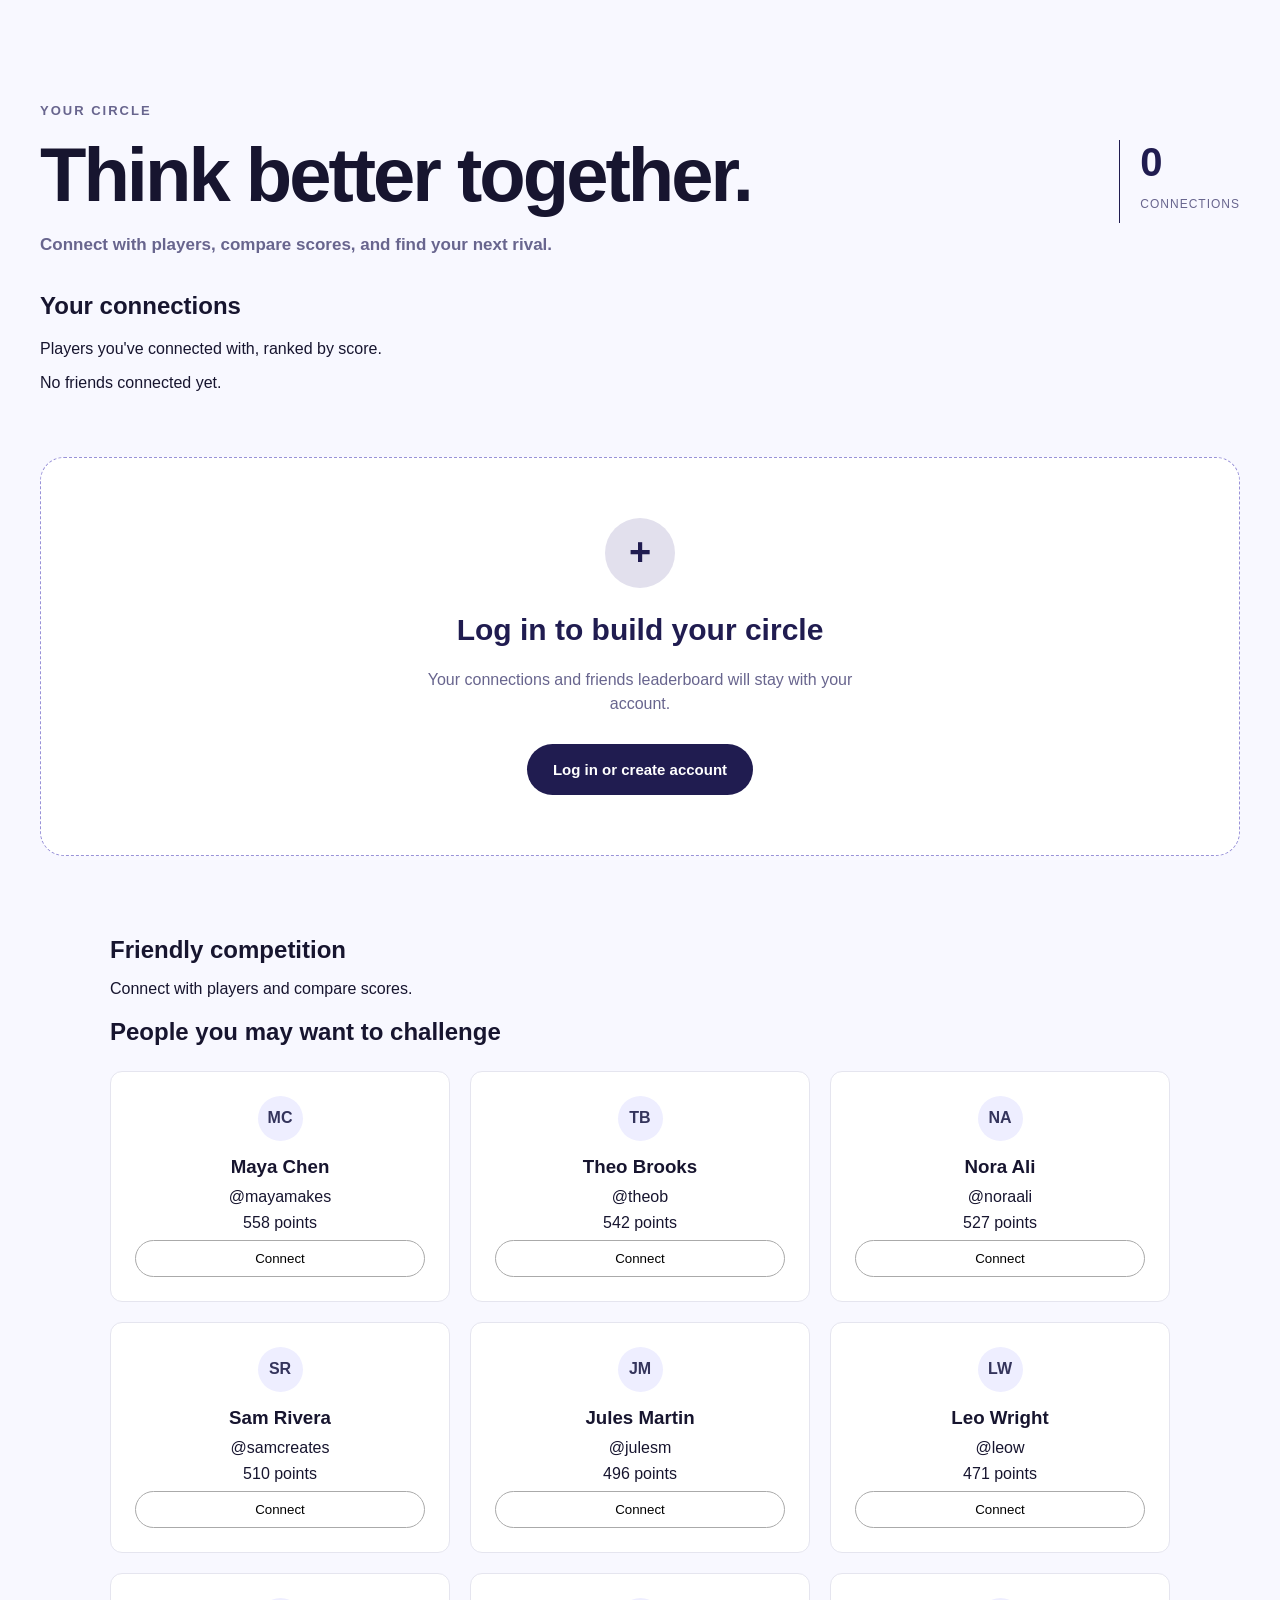
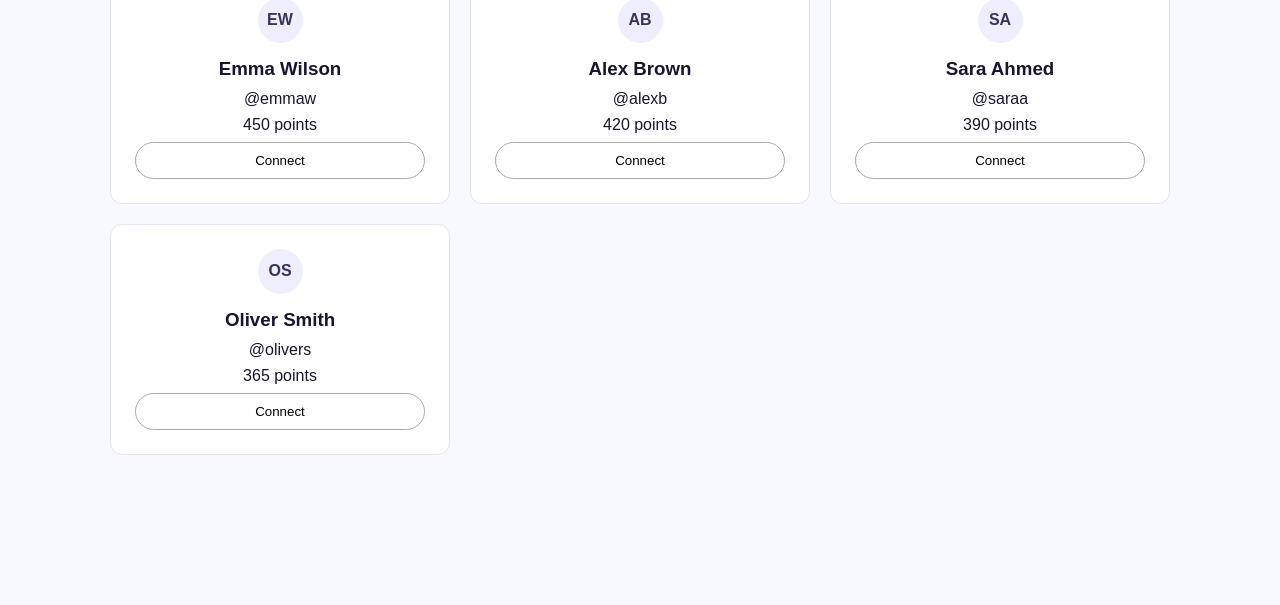
<file: friends.html>
<!DOCTYPE html>
<html lang="en">

<head>
    <meta charset="UTF-8">
    <meta name="viewport" content="width=device-width, initial-scale=1.0">

    <title>Friends | BrainRush</title>

    <link rel="stylesheet" href="css/friends/friends.css">
    <script src="css/friends/friends.js" defer></script>
</head>

<body>

<main>
    <div class="friends-header">
        <section class="friends-section">
            <p>Your circle</p>

            <h1>Think better together.</h1>

            <p>
                Connect with players, compare scores,
                and find your next rival.
            </p>
        </section>

        <div class="connections-count">
            <span id="friend-count">0</span>
            <p>CONNECTIONS</p>
        </div>
    </div>

    <!-- Connected friends leaderboard -->
    <section class="connected-section">
        <h2>Your connections</h2>

        <p>
            Players you've connected with,
            ranked by score.
        </p>

        <div
            id="connected-friends-list"
            class="connected-friends-list"
        >
            <p>No friends connected yet.</p>
        </div>
    </section>

    <!-- Login section -->
    <section class="connections-section">
        <div class="friends-card">
            <div class="plus-icon" aria-hidden="true">+</div>

            <h2>Log in to build your circle</h2>

            <p>
                Your connections and friends leaderboard
                will stay with your account.
            </p>

            <button type="button" id="login-button">
                Log in or create account
            </button>
        </div>
    </section>

    <!-- Players section -->
    <section class="players-section">
        <h2>Friendly competition</h2>

        <p>
            Connect with players and compare scores.
        </p>

        <h2>People you may want to challenge</h2>

        <div id="friends-list" class="friends-grid"></div>
    </section>
</main>

</body>
</html>
</file>
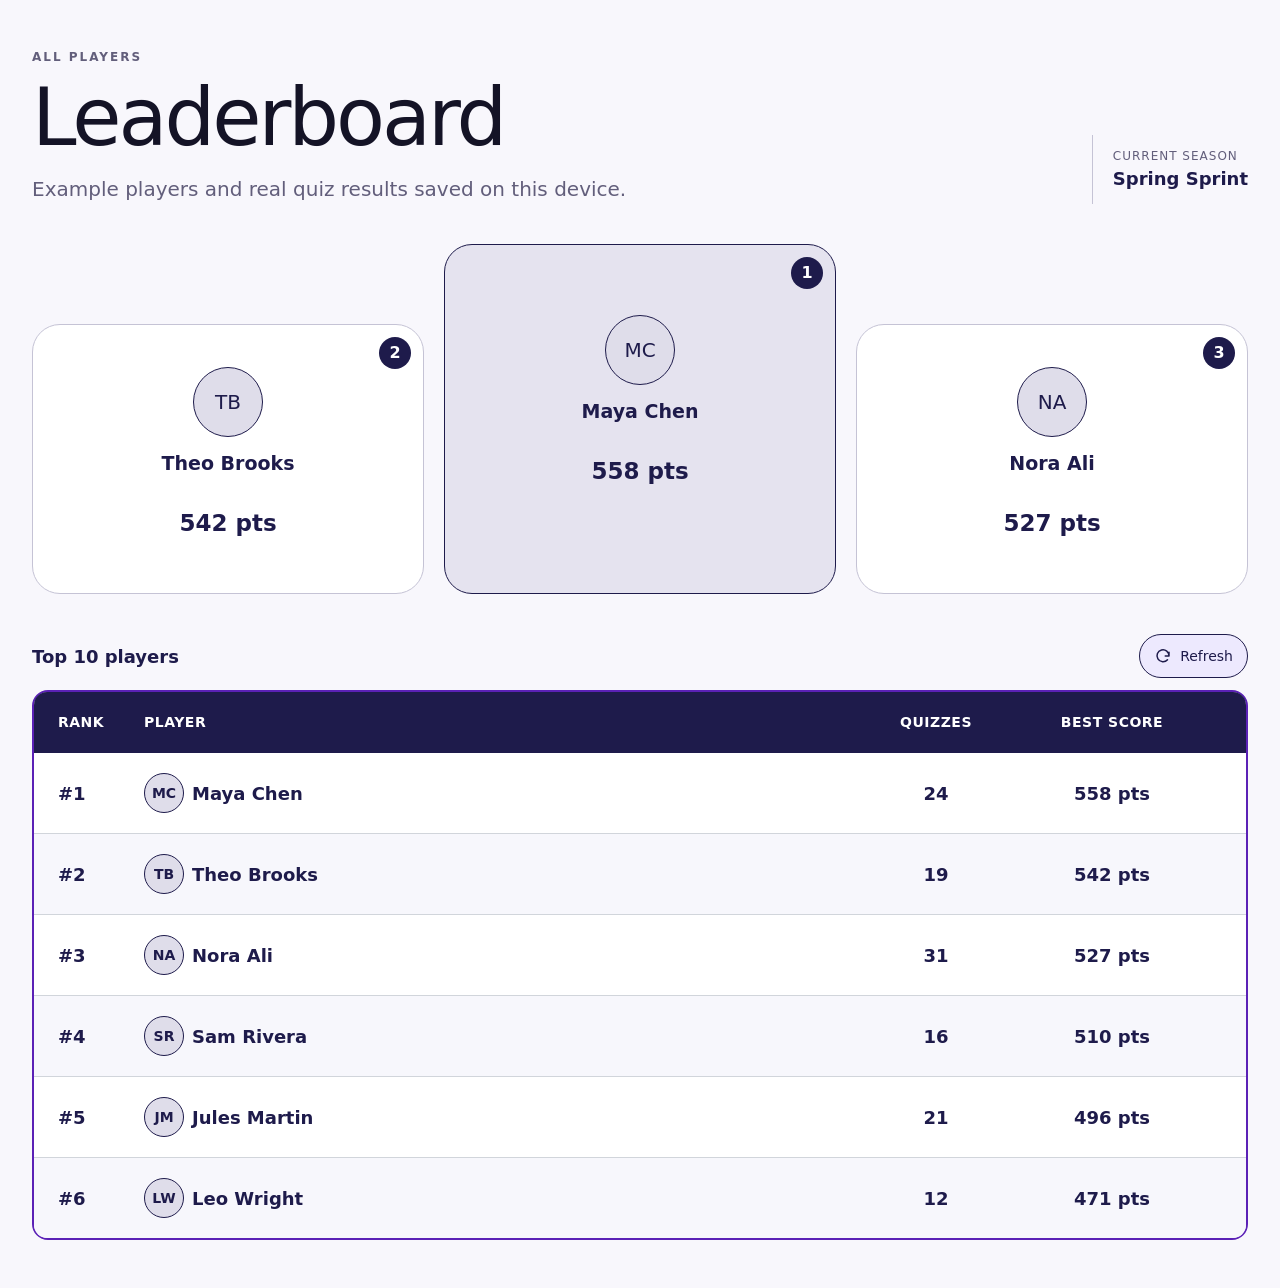
<file: leaderboard.html>
<!DOCTYPE html>
<html lang="en">

<head>
    <meta charset="UTF-8">
    <meta name="viewport" content="width=device-width, initial-scale=1.0">
    <link rel="stylesheet" href="styles.css">
    <script type="module" src="js/Leaderboard/script.js"></script>
    <title>BrainRush – Leaderboard</title>
</head>

<body>
    <main>
        <section class="leaderboard-intro">
            <div>
                <p class="players">All players</p>
                <h1>Leaderboard</h1>
                <p class="intro">
                    Example players and real quiz results saved on this device.
                </p>
            </div>

            <div class="season">
                <p>Current Season</p>
                <strong>Spring Sprint</strong>
            </div>
        </section>

        <section id="leaderboard-podium" class="podium" aria-label="Top three players">
        </section>

        <p id="leaderboard-empty" class="leaderboard-message" hidden>
            No saved scores yet. Finish a quiz to appear here.
        </p>

        <p id="leaderboard-status" class="leaderboard-message" role="status">
        </p>

        <div class="leaderboard-toolbar">
            <h2 id="leaderboard-title">Top 10 players</h2>

            <button id="refresh-button" class="reload-button" type="button" aria-label="Refresh leaderboard">
                <svg viewBox="0 0 24 24" aria-hidden="true">
                    <path d="M20 7v5h-5M20 12a8 8 0 1 0-2 5" />
                </svg>
                <span>Refresh</span>
            </button>
        </div>

        <div class="leaderboard" role="table" aria-labelledby="leaderboard-title">

            <div class="leaderboard-row leaderboard-heading" role="row">
                <span role="columnheader">Rank</span>
                <span role="columnheader">Player</span>
                <span role="columnheader">Quizzes</span>
                <span role="columnheader">Best Score</span>
            </div>

            <div id="leaderboard-body" role="rowgroup"></div>
        </div>
    </main>
</body>

</html>
</file>
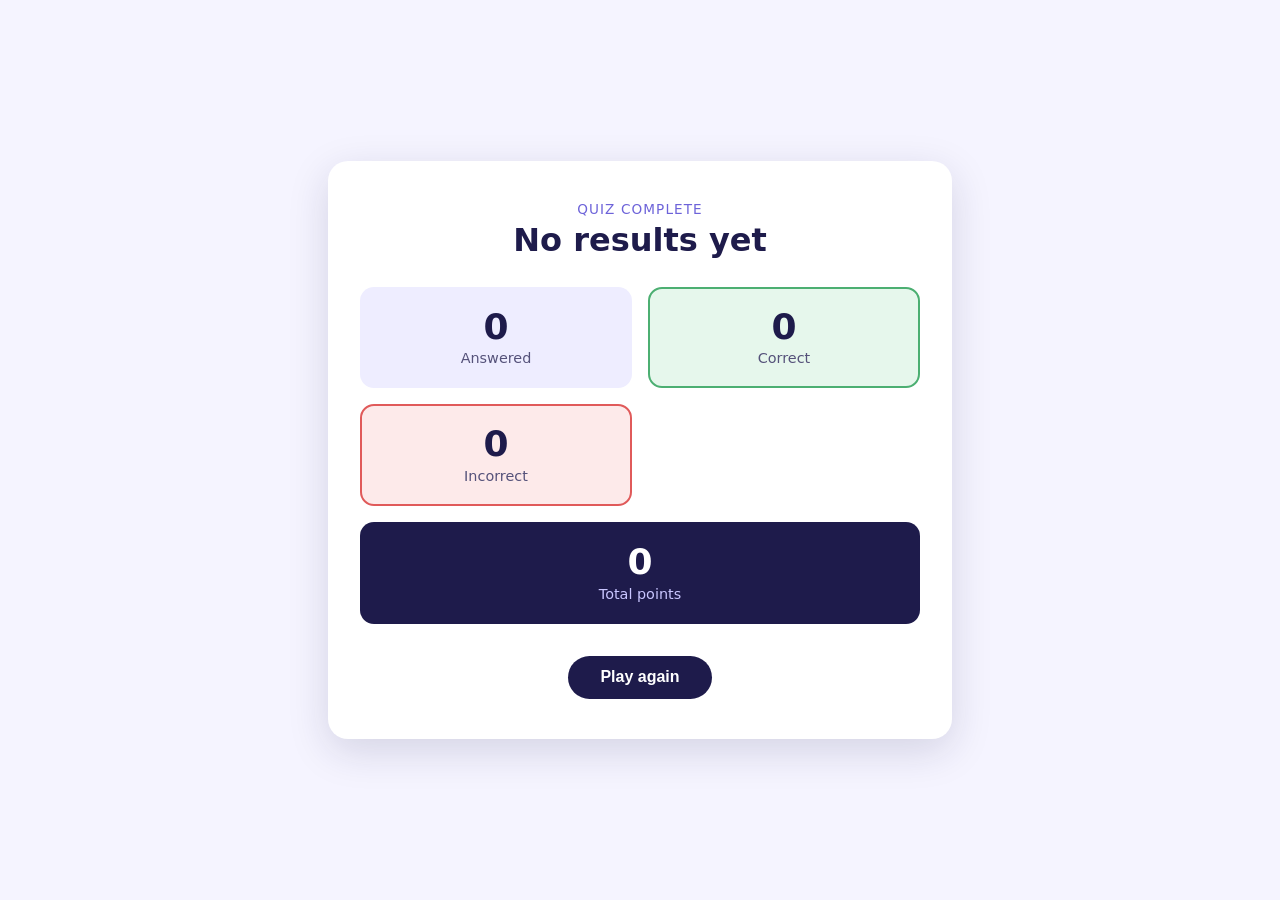
<file: results.html>
<!DOCTYPE html>
<html lang="en">
<head>
    <meta charset="UTF-8" />
    <meta name="viewport" content="width=device-width, initial-scale=1.0" />
    <link rel="stylesheet" href="css/results.css" />
    <title>Results</title>
</head>
<body>
    <main class="results">
        <p class="results-label">Quiz complete</p>
        <h1>Your results</h1>

        <div class="results-grid">
            <div class="result-card">
                <span class="result-number" id="answered">0</span>
                <span class="result-text">Answered</span>
            </div>
            <div class="result-card correct">
                <span class="result-number" id="correct">0</span>
                <span class="result-text">Correct</span>
            </div>
            <div class="result-card incorrect">
                <span class="result-number" id="incorrect">0</span>
                <span class="result-text">Incorrect</span>
            </div>
            <div class="result-card points">
                <span class="result-number" id="points">0</span>
                <span class="result-text">Total points</span>
            </div>
        </div>

        <button class="results-button" id="playAgain">Play again</button>
    </main>
    <script src="js/showResults.js"></script>
</body>
</html>
</file>
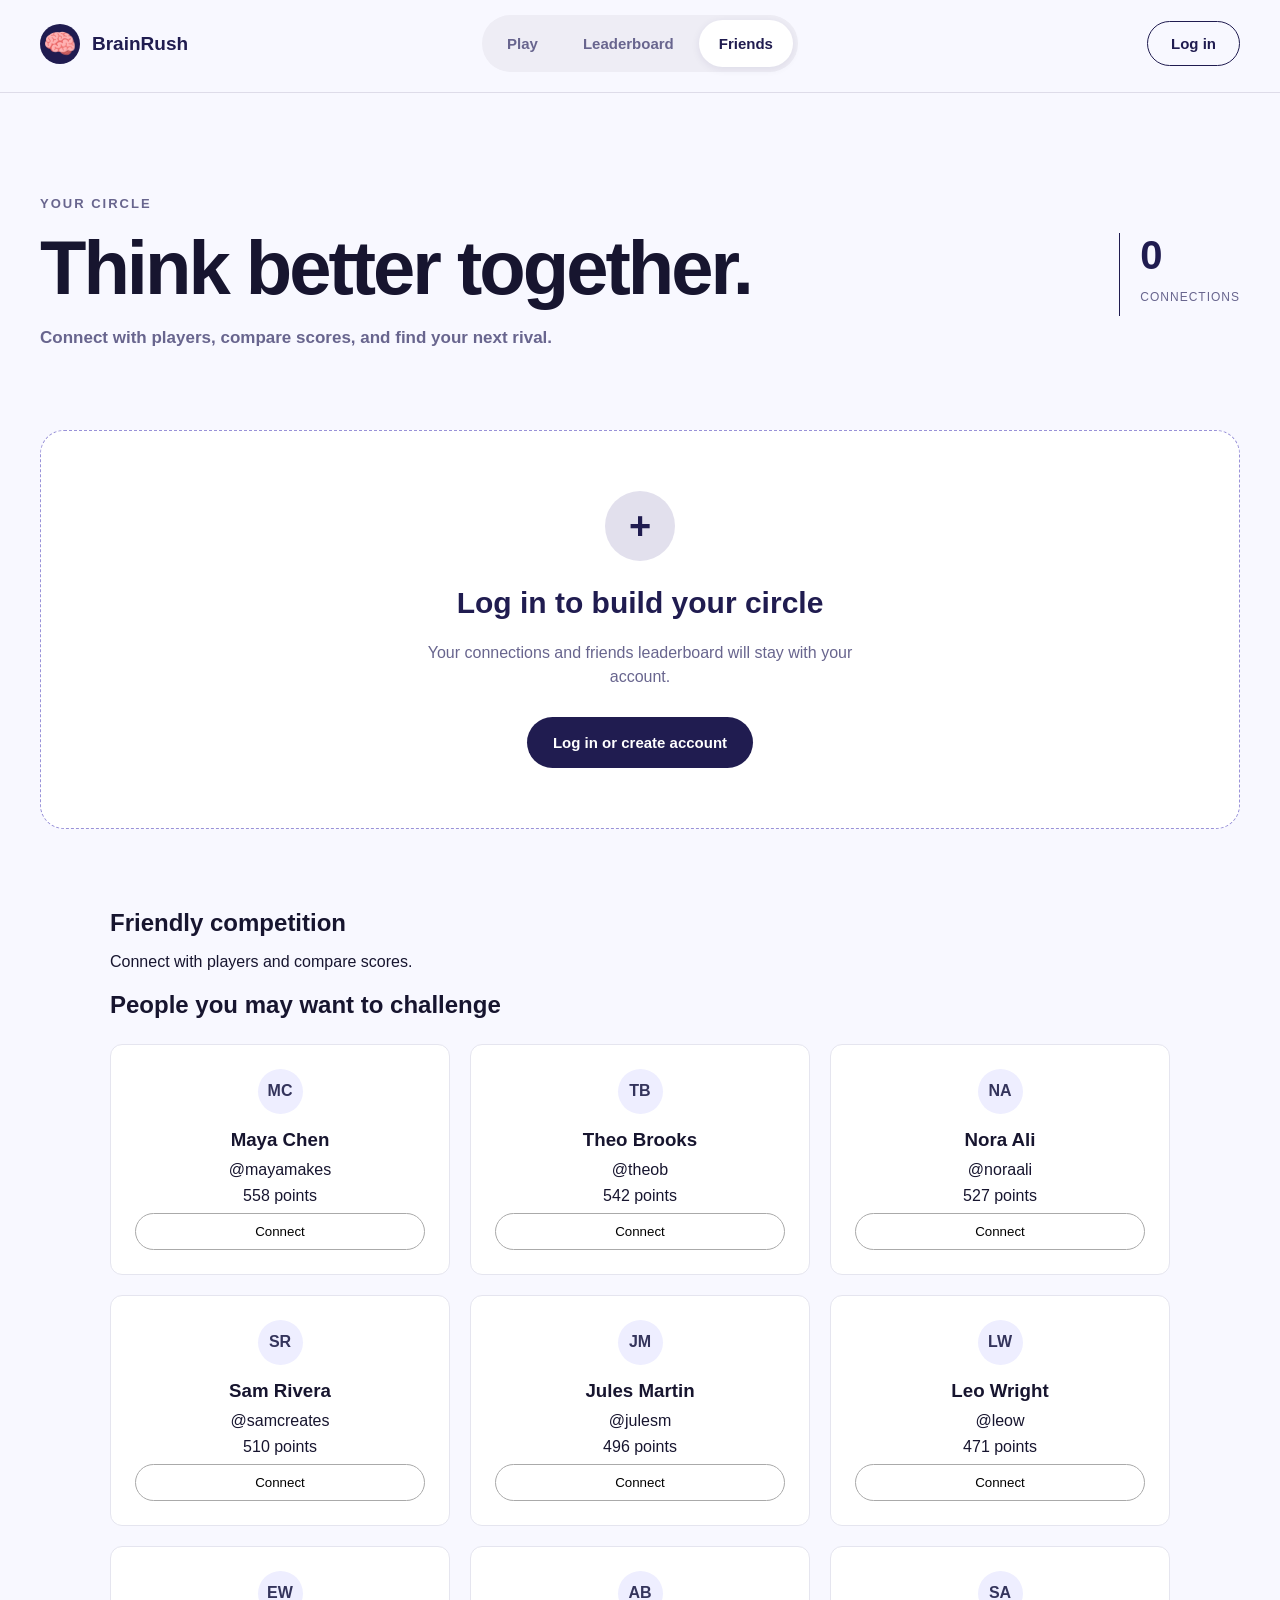
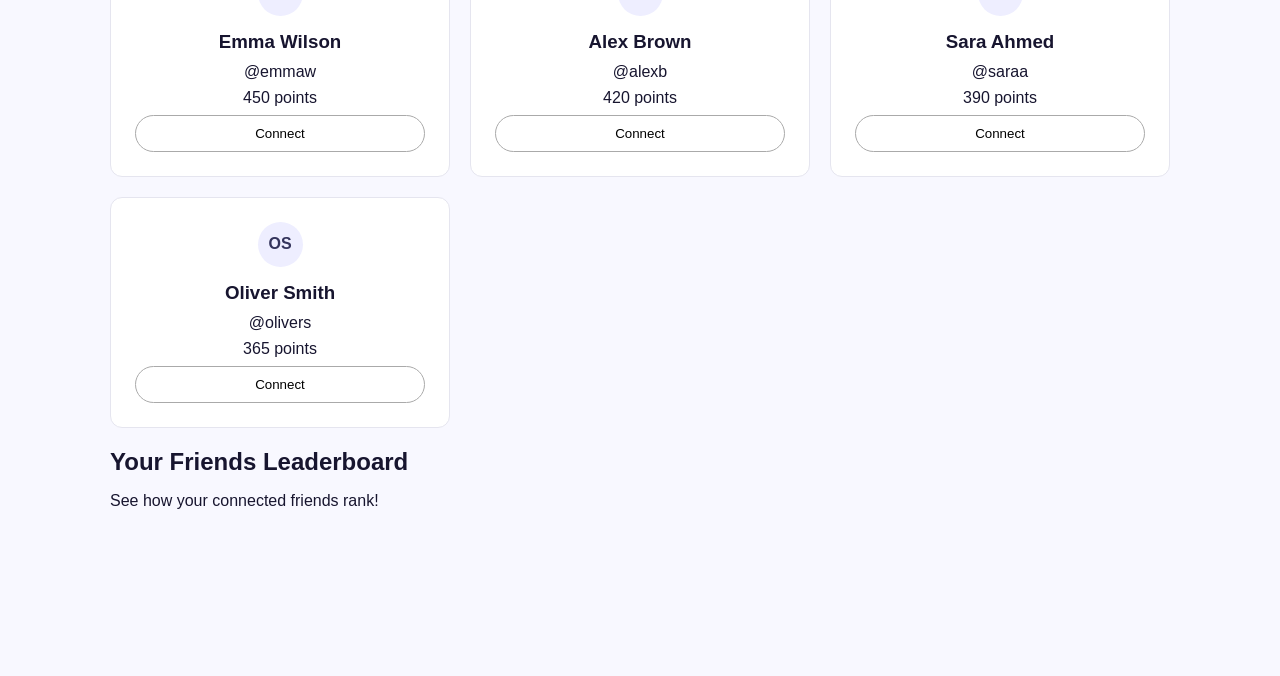
<file: friends/friends.html>
<!DOCTYPE html>
<html lang="en">
<head>
    <meta charset="UTF-8">
    <meta name="viewport" content="width=device-width, initial-scale=1.0">
    <title>Friends | BrainRush</title>
    <link rel="stylesheet" href="friends.css">
</head>
<script src="friends.js" defer></script>
<body>
<header class="site-header">
    <a href="../index.html" class="logo">
        <span class="logo-icon" aria-hidden="true">🧠</span>
        <span>BrainRush</span>
    </a>

    <nav class="navbar" aria-label="Main navigation">
        <a href="../index.html">Play</a>
        <a href="../leaderboard/leaderboard.html">
            Leaderboard
        </a>
        <a href="friends.html" class="active" aria-current="page">
            Friends
        </a>
    </nav>

    <button type="button" class="nav-login" id="nav-login-button">
        Log in
    </button>
</header>
<main>
    <div class="friends-header">
        <section class="friends-section">
            <p>Your circle</p>
            <h1>Think better together.</h1>
            <p>
                Connect with players, compare scores,
                and find your next rival.
            </p>
        </section>

        <div class="connections-count">
            <span id="friend-count">0</span>
            <p>CONNECTIONS</p>
        </div>
    </div>

    <section class="connections-section">
        <div class="friends-card">
            <div class="plus-icon" aria-hidden="true">+</div>

            <h2>Log in to build your circle</h2>

            <p>
                Your connections and friends leaderboard
                will stay with your account.
            </p>

            <button type="button" id="login-button">
                Log in or create account
            </button>
        </div>
    </section>
    <section class="players-section">
        <h2>Friendly competition</h2>
        <p>Connect with players and compare scores.</p>

        <h2>People you may want to challenge</h2>
        <div id="friends-list" class="friends-grid"></div>

<section class="friends-leaderboard">
    <h2>Your Friends Leaderboard</h2>
    <p>See how your connected friends rank!</p>

    <div id="connected-friends-list"></div>
</section>
    </section>
</main>
</body>
</html>
</file>
<file: css/friends/friends.css>
/* Grundinställningar */
* {
    box-sizing: border-box;
}

body {
    margin: 0;
    font-family: Arial, sans-serif;
    background-color: #f8f8ff;
    color: #17152f;
}

/* Sidans innehåll */
main {
    max-width: 1400px;
    margin: 0 auto;
    padding: 90px 40px;
}

/* Rubriksektionen */
.friends-section > p:first-child {
    color: #68658e;
    font-size: 13px;
    font-weight: bold;
    letter-spacing: 2px;
    text-transform: uppercase;
}

.friends-section h1 {
    font-size: clamp(36px, 6vw, 76px);
    letter-spacing: -3px;
    margin: 12px 0;
}

.friends-section > p:last-child {
    color: #68658e;
    font-size: 17px;
    font-weight: 600;
}

/* Connections */
.connections-count {
    text-align: right;
    margin: 35px 0;
    color: #201c50;
}

#friend-count {
    font-size: 40px;
    font-weight: bold;
}

.connections-count p {
    font-size: 12px;
    letter-spacing: 1px;
    color: #68658e;
}

/* Den stora vita rutan */
.friends-card {
    background-color: white;
    border: 1px dashed #9992d8;
    border-radius: 24px;
    min-height: 390px;
    padding: 60px 20px;
    text-align: center;

    display: flex;
    flex-direction: column;
    align-items: center;
    justify-content: center;
}

/* Plustecknet */
.plus-icon {
    background-color: #e2e0ed;
    color: #201c50;
    width: 70px;
    height: 70px;
    border-radius: 50%;
    display: flex;
    justify-content: center;
    align-items: center;
    font-size: 38px;
    font-weight: bold;
}

/* Text i rutan */
.friends-card h2 {
    font-size: 30px;
    color: #201c50;
    margin-bottom: 5px;
}

.friends-card p {
    color: #68658e;
    max-width: 450px;
    line-height: 1.5;
}

/* Knappen */
#login-button {
    background-color: #201c50;
    color: white;
    border: none;
    border-radius: 30px;
    padding: 17px 26px;
    font-size: 15px;
    font-weight: bold;
    cursor: pointer;
    margin-top: 12px;
}

#login-button:hover {
    background-color: #39346e;
}

#login-button:focus-visible {
    outline: 3px solid #7368d8;
    outline-offset: 4px;
}

/* Surfplatta */
@media (max-width: 900px) {
    main {
        padding: 60px 25px;
    }

    .friends-section h1 {
        letter-spacing: -2px;
    }
}

/* Mobil */
@media (max-width: 600px) {
    main {
        padding: 40px 20px;
    }

    .friends-section h1 {
        letter-spacing: -1px;
    }

    .connections-count {
        text-align: left;
    }

    .friends-card {
        min-height: 350px;
        padding: 40px 20px;
    }

    .friends-card h2 {
        font-size: 24px;
    }
}

/* Rubrik och connections */
.friends-header {
    display: grid;
    grid-template-columns: minmax(0, 1fr) auto;
    align-items: center;
    gap: 30px;
}

.connections-count {
    text-align: left;
    border-left: 1px solid #201c50;
    padding-left: 20px;
    margin: 0;
}

.friends-card {
    margin-top: 65px;
}

/* Surfplatta */
@media (max-width: 900px) {
    .friends-header {
        grid-template-columns: 1fr;
    }

    .connections-count {
        width: fit-content;
    }
}

/* Mobil */
@media (max-width: 600px) {
    .friends-section h1 {
        font-size: 38px;
    }

    .friends-card {
        margin-top: 35px;
    }
}
.site-header {
    max-width: 1400px;
    margin: 0 auto;
    padding: 15px 40px 20px;
    display: grid;
    grid-template-columns: 1fr auto 1fr;
    align-items: center;
    gap: 20px;
    border-bottom: 1px solid #dedce9;
}

.logo {
    display: flex;
    align-items: center;
    gap: 12px;
    text-decoration: none;
    color: #201c50;
    font-size: 19px;
    font-weight: bold;
}

.logo-icon {
    display: flex;
    align-items: center;
    justify-content: center;
    width: 40px;
    height: 40px;
    border-radius: 50%;
    background-color: #201c50;
    color: white;
    font-size: 27px;
}

.navbar {
    display: flex;
    align-items: center;
    gap: 5px;
    padding: 5px;
    background-color: #eeedf5;
    border-radius: 40px;
}

.navbar a {
    padding: 15px 20px;
    border-radius: 30px;
    text-decoration: none;
    color: #68658e;
    font-size: 15px;
    font-weight: bold;
}

.navbar a.active {
    background-color: white;
    color: #201c50;
    box-shadow: 0 2px 8px #201c5015;
}

.nav-login {
    justify-self: end;
    background-color: transparent;
    color: #201c50;
    border: 1px solid #201c50;
    border-radius: 30px;
    padding: 13px 23px;
    font-size: 15px;
    font-weight: bold;
    cursor: pointer;
}

.site-header a:focus-visible,
.nav-login:focus-visible {
    outline: 3px solid #7368d8;
    outline-offset: 4px;
}

@media (max-width: 900px) {
    .site-header {
        grid-template-columns: 1fr auto;
        padding: 15px 25px;
    }

    .navbar {
        grid-column: 1 / -1;
        grid-row: 2;
        justify-self: center;
    }

    .nav-login {
        grid-column: 2;
        grid-row: 1;
    }
}

@media (max-width: 600px) {
    .site-header {
        padding: 15px 20px;
    }

    .navbar a {
        padding: 12px 14px;
        font-size: 13px;
    }
}

/* Friends section */
.players-section {
    max-width: 1100px;
    margin: 40px auto;
    padding: 20px;
}

.players-section h2 {
    margin-bottom: 15px;
}

/* Friends grid */
.friends-grid {
    display: grid;
    grid-template-columns: repeat(3, 1fr);
    gap: 20px;
    margin-top: 25px;
}

/* Friend cards */
.friend-card {
    background: white;
    border: 1px solid #e5e5ef;
    border-radius: 12px;
    padding: 24px;
    text-align: center;
}

.friend-avatar {
    width: 45px;
    height: 45px;
    border-radius: 50%;
    background: #eeeeff;
    color: #34345c;
    display: grid;
    place-items: center;
    margin: 0 auto 15px;
    font-weight: bold;
}

.friend-card h3 {
    margin: 10px 0;
}

.friend-card p {
    margin: 8px 0;
}

/* Connect buttons */
.connect-btn {
    width: 100%;
    padding: 10px;
    border: 1px solid #aaa;
    border-radius: 20px;
    background: white;
    cursor: pointer;
}

.connect-btn:hover {
    background: #f0f0ff;
}

.connect-btn.connected {
    background: #dff5e5;
    color: #287a43;
    border-color: #dff5e5;
}

/* Mobile */
@media (max-width: 650px) {
    .friends-grid {
        grid-template-columns: 1fr;
    }
}

/* Friends Leaderboard */

.friends-leaderboard {
    margin-top: 50px;
    padding: 30px;
    background: white;
    border: 1px solid #e5e5ef;
    border-radius: 20px;
}

.friends-leaderboard h2 {
    color: #201c50;
    margin-bottom: 10px;
}

.friends-leaderboard > p {
    color: #68658e;
}

.leaderboard-row {
    display: grid;
    grid-template-columns: 50px 1fr 1fr auto;
    align-items: center;
    gap: 15px;
    padding: 18px;
    margin-top: 12px;
    border-radius: 12px;
    background: #f8f8ff;
    color: #201c50;
    font-weight: 600;
}

@media (max-width: 600px) {
    .leaderboard-row {
        grid-template-columns: 40px 1fr;
        gap: 8px;
    }
}
</file>
<file: styles.css>
*{
  margin: 0;
  padding: 0;
  box-sizing: border-box;
}

body {
  background-color: #f8f7fc;
  color: #1e1b4b;
  font-family: system-ui, -apple-system, BlinkMacSystemFont, "Segoe UI", sans-serif;
  line-height: 1.5;
}

main {
  width: 100%;
  max-width: 1300px;
  margin: 0 auto;
  padding: 24px 12px;
}

.leaderboard-intro {
  display: flex;
  flex-direction: column;
  align-items: flex-start;
  gap: 20px;
  margin-bottom: 24px;
}

.leaderboard-intro > div { min-width: 0; }
.players {
  margin-bottom: 8px;
  color: #625e7b;
  font-size: 12px;
  font-weight: 600;
  letter-spacing: 2px;
  text-transform: uppercase;
}

.leaderboard-intro h1 {
  margin-bottom: 12px;
  color: #141326;
  font-size: 32px;
  font-weight: 500;
  line-height: 1.1;
  letter-spacing: -1px;
  overflow-wrap: anywhere;
}

.intro { color: #625e7b; font-size: 16px; max-width: 48ch; }
.season { padding-top: 12px; border-top: 1px solid #c5c3d5; }
.season p { color: #625e7b; font-size: 12px; letter-spacing: 1px; text-transform: uppercase; }
.season strong { font-size: 16px; }

.podium {
  display: grid;
  grid-template-columns: minmax(0, 1fr);
  align-items: end;
  gap: 12px;
  margin: 24px 0;
}

.podium-card {
  position: relative;
  min-width: 0;
  padding: 24px 16px;
  border: 1px solid #c5c3d5;
  border-radius: 20px;
  background-color: white;
  text-align: center;
  overflow-wrap: anywhere;
}

.podium-card.first-place { order: -1; background-color: #e5e3ef; border-color: #1e1b4b; }
.rank-badge {
  position: absolute;
  top: 12px;
  right: 12px;
  display: grid;
  place-items: center;
  width: 32px;
  height: 32px;
  border-radius: 50%;
  background-color: #1e1b4b;
  color: white;
  font-weight: 700;
}

.player-avatar, .table-avatar {
  display: grid;
  place-items: center;
  flex-shrink: 0;
  border: 1px solid #1e1b4b;
  border-radius: 50%;
  background-color: #dfddea;
  color: #1e1b4b;
}

.player-avatar { width: 48px; height: 48px; margin: 0 auto 12px; font-size: 16px; }
.podium-card h2 { margin-bottom: 4px; font-size: 18px; }
.player-handle { color: #625e7b; font-size: 13px; overflow-wrap: anywhere; }
.player-points { margin-top: 12px; font-size: 22px; font-weight: 700; }

.leaderboard-toolbar {
  display: flex;
  flex-wrap: wrap;
  justify-content: space-between;
  align-items: center;
  gap: 12px;
  margin: 24px 0 12px;
}

.leaderboard-toolbar h2 { font-size: 18px; }
.leaderboard {
  width: 100%;
  border: 2px solid #5b21b6;
  border-radius: 16px;
  background-color: white;
}

.leaderboard-row {
  display: grid;
  grid-template-columns: 28px minmax(0, 1fr) 46px 68px;
  align-items: center;
  gap: 6px;
  padding: 14px 8px;
  font-size: 13px;
  font-weight: 600;
}

.leaderboard-row > * { min-width: 0; overflow-wrap: anywhere; }
.leaderboard-row > :nth-child(3), .leaderboard-row > :last-child { text-align: center; }
.leaderboard-heading {
  border-radius: 13px 13px 0 0;
  background-color: #1e1b4b;
  color: white;
  font-size: 11px;
  font-weight: 700;
  text-transform: uppercase;
}

.table-player { display: flex; align-items: center; gap: 8px; min-width: 0; }
.table-avatar { display: none; width: 32px; height: 32px; font-size: 11px; }
.table-player-details { min-width: 0; overflow-wrap: anywhere; }
.table-player-name { display: block; font-size: 14px; }
.table-player-handle { display: block; margin-top: 4px; font-size: 12px; font-weight: 500; color: #625e7b; }
#leaderboard-body .leaderboard-row + .leaderboard-row { border-top: 1px solid #d1d5db; }
#leaderboard-body .leaderboard-row:nth-child(even) { background-color: #f7f7fc; }
#leaderboard-body .leaderboard-row:last-child { border-radius: 0 0 13px 13px; }

.reload-button {
  display: inline-flex;
  align-items: center;
  justify-content: center;
  gap: 8px;
  min-width: 44px;
  min-height: 44px;
  padding: 10px 14px;
  border: 1px solid #1e1b4b;
  border-radius: 999px;
  background-color: #ede9fe;
  color: #1e1b4b;
  font: inherit;
  font-size: 14px;
  cursor: pointer;
}

.reload-button svg {
  width: 18px;
  height: 18px;
  flex-shrink: 0;
  fill: none;
  stroke: currentColor;
  stroke-width: 2;
  stroke-linecap: round;
  stroke-linejoin: round;
}

.reload-button:hover { background-color: #1e1b4b; color: white; }
.reload-button:focus-visible { outline: 3px solid #1e1b4b; outline-offset: 3px; }
.podium[hidden], .leaderboard-message[hidden] { display: none; }
.leaderboard-message { margin: 16px 0; }
.leaderboard-message:empty { display: none; }
.visually-hidden { position: absolute; width: 1px; height: 1px; padding: 0; margin: -1px; overflow: hidden; clip-path: inset(50%); white-space: nowrap; border: 0; }

/* Breakpoint 1: larger phones. */
@media (min-width: 480px) {
  main { padding: 32px 20px; }
  .leaderboard-intro h1 { font-size: 40px; }
  .leaderboard-row { grid-template-columns: 36px minmax(0, 1fr) 56px 88px; gap: 8px; padding: 16px 12px; font-size: 14px; }
  .leaderboard-heading { font-size: 12px; }
  .table-avatar { display: grid; }
  .podium-card { padding: 28px 20px; }
}

/* Breakpoint 2: tablets; the podium becomes three columns. */
@media (min-width: 768px) {
  main { padding: 40px 24px; }
  .leaderboard-intro { flex-direction: row; justify-content: space-between; align-items: flex-end; gap: 24px; }
  .leaderboard-intro h1 { font-size: 56px; }
  .season { flex-shrink: 0; border-top: 0; border-left: 1px solid #c5c3d5; padding: 12px 0 12px 20px; }
  .podium { grid-template-columns: repeat(3, minmax(0, 1fr)); gap: 16px; margin: 32px 0; }
  .podium-card { min-height: 250px; padding: 44px 16px 24px; }
  .podium-card.first-place { order: 0; min-height: 300px; padding-top: 64px; }
  .player-avatar { width: 56px; height: 56px; font-size: 18px; }
  .player-points { margin-top: 20px; }
  .leaderboard-row { grid-template-columns: 48px minmax(0, 1fr) 72px 120px; gap: 16px; padding: 18px 16px; font-size: 16px; }
  .leaderboard-heading { font-size: 13px; letter-spacing: .5px; }
  .table-player-name { font-size: 16px; }
}

/* Breakpoint 3: desktop. */
@media (min-width: 1024px) {
  main { padding: 48px 32px; }
  .leaderboard-intro { margin-bottom: 40px; }
  .leaderboard-intro h1 { font-size: 80px; letter-spacing: -3px; }
  .intro { font-size: 20px; }
  .season strong { font-size: 18px; }
  .podium { gap: 20px; margin: 40px 0; }
  .podium-card { min-height: 270px; border-radius: 28px; padding: 42px 24px 32px; }
  .podium-card.first-place { min-height: 350px; padding-top: 70px; }
  .player-avatar { width: 70px; height: 70px; font-size: 20px; }
  .podium-card h2 { font-size: 19px; }
  .player-handle { font-size: 14px; }
  .player-points { font-size: 23px; margin-top: 28px; }
  .leaderboard-row { grid-template-columns: 70px minmax(0, 1fr) 100px 220px; padding: 20px 24px; font-size: 18px; }
  .leaderboard-heading { font-size: 14px; }
  .table-avatar { width: 40px; height: 40px; font-size: 14px; }
  .table-player-name { font-size: 18px; }
  .table-player-handle { font-size: 14px; }
}
</file>
<file: css/results.css>
body {
    margin: 0;
    min-height: 100vh;
    display: flex;
    align-items: center;
    justify-content: center;
    background: #f5f4ff;
    font-family: system-ui, -apple-system, "Segoe UI", sans-serif;
    color: #1e1b4b;
}

.results {
    width: min(92%, 560px);
    padding: 2.5rem 2rem;
    background: #ffffff;
    border-radius: 20px;
    box-shadow: 0 12px 40px rgba(30, 27, 75, 0.15);
    text-align: center;
}

.results-label {
    margin: 0 0 0.25rem;
    font-size: 0.85rem;
    letter-spacing: 0.08em;
    text-transform: uppercase;
    color: #6d63d9;
}

.results h1 {
    margin: 0 0 1.75rem;
    font-size: 2rem;
}

.results-grid {
    display: grid;
    grid-template-columns: repeat(2, 1fr);
    gap: 1rem;
    margin-bottom: 2rem;
}

.result-card {
    display: flex;
    flex-direction: column;
    gap: 0.35rem;
    padding: 1.25rem 0.5rem;
    border-radius: 14px;
    background: #eeedff;
    border: 2px solid transparent;
}

.result-number {
    font-size: 2.25rem;
    font-weight: 700;
    line-height: 1;
}

.result-text {
    font-size: 0.9rem;
    color: #55527a;
}

.result-card.correct {
    background: #e6f7ec;
    border-color: #4caf72;
}

.result-card.incorrect {
    background: #fdeaea;
    border-color: #e05a5a;
}

.result-card.points {
    grid-column: 1 / -1;
    background: #1e1b4b;
    color: #ffffff;
}

.result-card.points .result-text {
    color: #c9c6ff;
}

.results-button {
    /*Removes browsers default settings */
    border: none;
    cursor: pointer;
    font-size: 1rem;

    display: inline-block;
    padding: 0.8rem 2rem;
    border-radius: 999px;
    background: #1e1b4b;
    color: #ffffff;
    text-decoration: none;
    font-weight: 600;
    transition: transform 0.15s ease, background 0.15s ease;
}

.results-button:hover {
    background: #3730a3;
    transform: translateY(-2px);
}

@media (max-width: 420px) {
    .results-grid {
        grid-template-columns: 1fr;
    }
}
</file>
<file: friends/friends.css>
/* Grundinställningar */
* {
    box-sizing: border-box;
}

body {
    margin: 0;
    font-family: Arial, sans-serif;
    background-color: #f8f8ff;
    color: #17152f;
}

/* Sidans innehåll */
main {
    max-width: 1400px;
    margin: 0 auto;
    padding: 90px 40px;
}

/* Rubriksektionen */
.friends-section > p:first-child {
    color: #68658e;
    font-size: 13px;
    font-weight: bold;
    letter-spacing: 2px;
    text-transform: uppercase;
}

.friends-section h1 {
    font-size: clamp(36px, 6vw, 76px);
    letter-spacing: -3px;
    margin: 12px 0;
}

.friends-section > p:last-child {
    color: #68658e;
    font-size: 17px;
    font-weight: 600;
}

/* Connections */
.connections-count {
    text-align: right;
    margin: 35px 0;
    color: #201c50;
}

#friend-count {
    font-size: 40px;
    font-weight: bold;
}

.connections-count p {
    font-size: 12px;
    letter-spacing: 1px;
    color: #68658e;
}

/* Den stora vita rutan */
.friends-card {
    background-color: white;
    border: 1px dashed #9992d8;
    border-radius: 24px;
    min-height: 390px;
    padding: 60px 20px;
    text-align: center;

    display: flex;
    flex-direction: column;
    align-items: center;
    justify-content: center;
}

/* Plustecknet */
.plus-icon {
    background-color: #e2e0ed;
    color: #201c50;
    width: 70px;
    height: 70px;
    border-radius: 50%;
    display: flex;
    justify-content: center;
    align-items: center;
    font-size: 38px;
    font-weight: bold;
}

/* Text i rutan */
.friends-card h2 {
    font-size: 30px;
    color: #201c50;
    margin-bottom: 5px;
}

.friends-card p {
    color: #68658e;
    max-width: 450px;
    line-height: 1.5;
}

/* Knappen */
#login-button {
    background-color: #201c50;
    color: white;
    border: none;
    border-radius: 30px;
    padding: 17px 26px;
    font-size: 15px;
    font-weight: bold;
    cursor: pointer;
    margin-top: 12px;
}

#login-button:hover {
    background-color: #39346e;
}

#login-button:focus-visible {
    outline: 3px solid #7368d8;
    outline-offset: 4px;
}

/* Surfplatta */
@media (max-width: 900px) {
    main {
        padding: 60px 25px;
    }

    .friends-section h1 {
        letter-spacing: -2px;
    }
}

/* Mobil */
@media (max-width: 600px) {
    main {
        padding: 40px 20px;
    }

    .friends-section h1 {
        letter-spacing: -1px;
    }

    .connections-count {
        text-align: left;
    }

    .friends-card {
        min-height: 350px;
        padding: 40px 20px;
    }

    .friends-card h2 {
        font-size: 24px;
    }
}

/* Rubrik och connections */
.friends-header {
    display: grid;
    grid-template-columns: minmax(0, 1fr) auto;
    align-items: center;
    gap: 30px;
}

.connections-count {
    text-align: left;
    border-left: 1px solid #201c50;
    padding-left: 20px;
    margin: 0;
}

.friends-card {
    margin-top: 65px;
}

/* Surfplatta */
@media (max-width: 900px) {
    .friends-header {
        grid-template-columns: 1fr;
    }

    .connections-count {
        width: fit-content;
    }
}

/* Mobil */
@media (max-width: 600px) {
    .friends-section h1 {
        font-size: 38px;
    }

    .friends-card {
        margin-top: 35px;
    }
}
.site-header {
    max-width: 1400px;
    margin: 0 auto;
    padding: 15px 40px 20px;
    display: grid;
    grid-template-columns: 1fr auto 1fr;
    align-items: center;
    gap: 20px;
    border-bottom: 1px solid #dedce9;
}

.logo {
    display: flex;
    align-items: center;
    gap: 12px;
    text-decoration: none;
    color: #201c50;
    font-size: 19px;
    font-weight: bold;
}

.logo-icon {
    display: flex;
    align-items: center;
    justify-content: center;
    width: 40px;
    height: 40px;
    border-radius: 50%;
    background-color: #201c50;
    color: white;
    font-size: 27px;
}

.navbar {
    display: flex;
    align-items: center;
    gap: 5px;
    padding: 5px;
    background-color: #eeedf5;
    border-radius: 40px;
}

.navbar a {
    padding: 15px 20px;
    border-radius: 30px;
    text-decoration: none;
    color: #68658e;
    font-size: 15px;
    font-weight: bold;
}

.navbar a.active {
    background-color: white;
    color: #201c50;
    box-shadow: 0 2px 8px #201c5015;
}

.nav-login {
    justify-self: end;
    background-color: transparent;
    color: #201c50;
    border: 1px solid #201c50;
    border-radius: 30px;
    padding: 13px 23px;
    font-size: 15px;
    font-weight: bold;
    cursor: pointer;
}

.site-header a:focus-visible,
.nav-login:focus-visible {
    outline: 3px solid #7368d8;
    outline-offset: 4px;
}

@media (max-width: 900px) {
    .site-header {
        grid-template-columns: 1fr auto;
        padding: 15px 25px;
    }

    .navbar {
        grid-column: 1 / -1;
        grid-row: 2;
        justify-self: center;
    }

    .nav-login {
        grid-column: 2;
        grid-row: 1;
    }
}

@media (max-width: 600px) {
    .site-header {
        padding: 15px 20px;
    }

    .navbar a {
        padding: 12px 14px;
        font-size: 13px;
    }
}

/* Friends section */
.players-section {
    max-width: 1100px;
    margin: 40px auto;
    padding: 20px;
}

.players-section h2 {
    margin-bottom: 15px;
}

/* Friends grid */
.friends-grid {
    display: grid;
    grid-template-columns: repeat(3, 1fr);
    gap: 20px;
    margin-top: 25px;
}

/* Friend cards */
.friend-card {
    background: white;
    border: 1px solid #e5e5ef;
    border-radius: 12px;
    padding: 24px;
    text-align: center;
}

.friend-avatar {
    width: 45px;
    height: 45px;
    border-radius: 50%;
    background: #eeeeff;
    color: #34345c;
    display: grid;
    place-items: center;
    margin: 0 auto 15px;
    font-weight: bold;
}

.friend-card h3 {
    margin: 10px 0;
}

.friend-card p {
    margin: 8px 0;
}

/* Connect buttons */
.connect-btn {
    width: 100%;
    padding: 10px;
    border: 1px solid #aaa;
    border-radius: 20px;
    background: white;
    cursor: pointer;
}

.connect-btn:hover {
    background: #f0f0ff;
}

.connect-btn.connected {
    background: #dff5e5;
    color: #287a43;
    border-color: #dff5e5;
}

/* Mobile */
@media (max-width: 650px) {
    .friends-grid {
        grid-template-columns: 1fr;
    }
}
</file>
